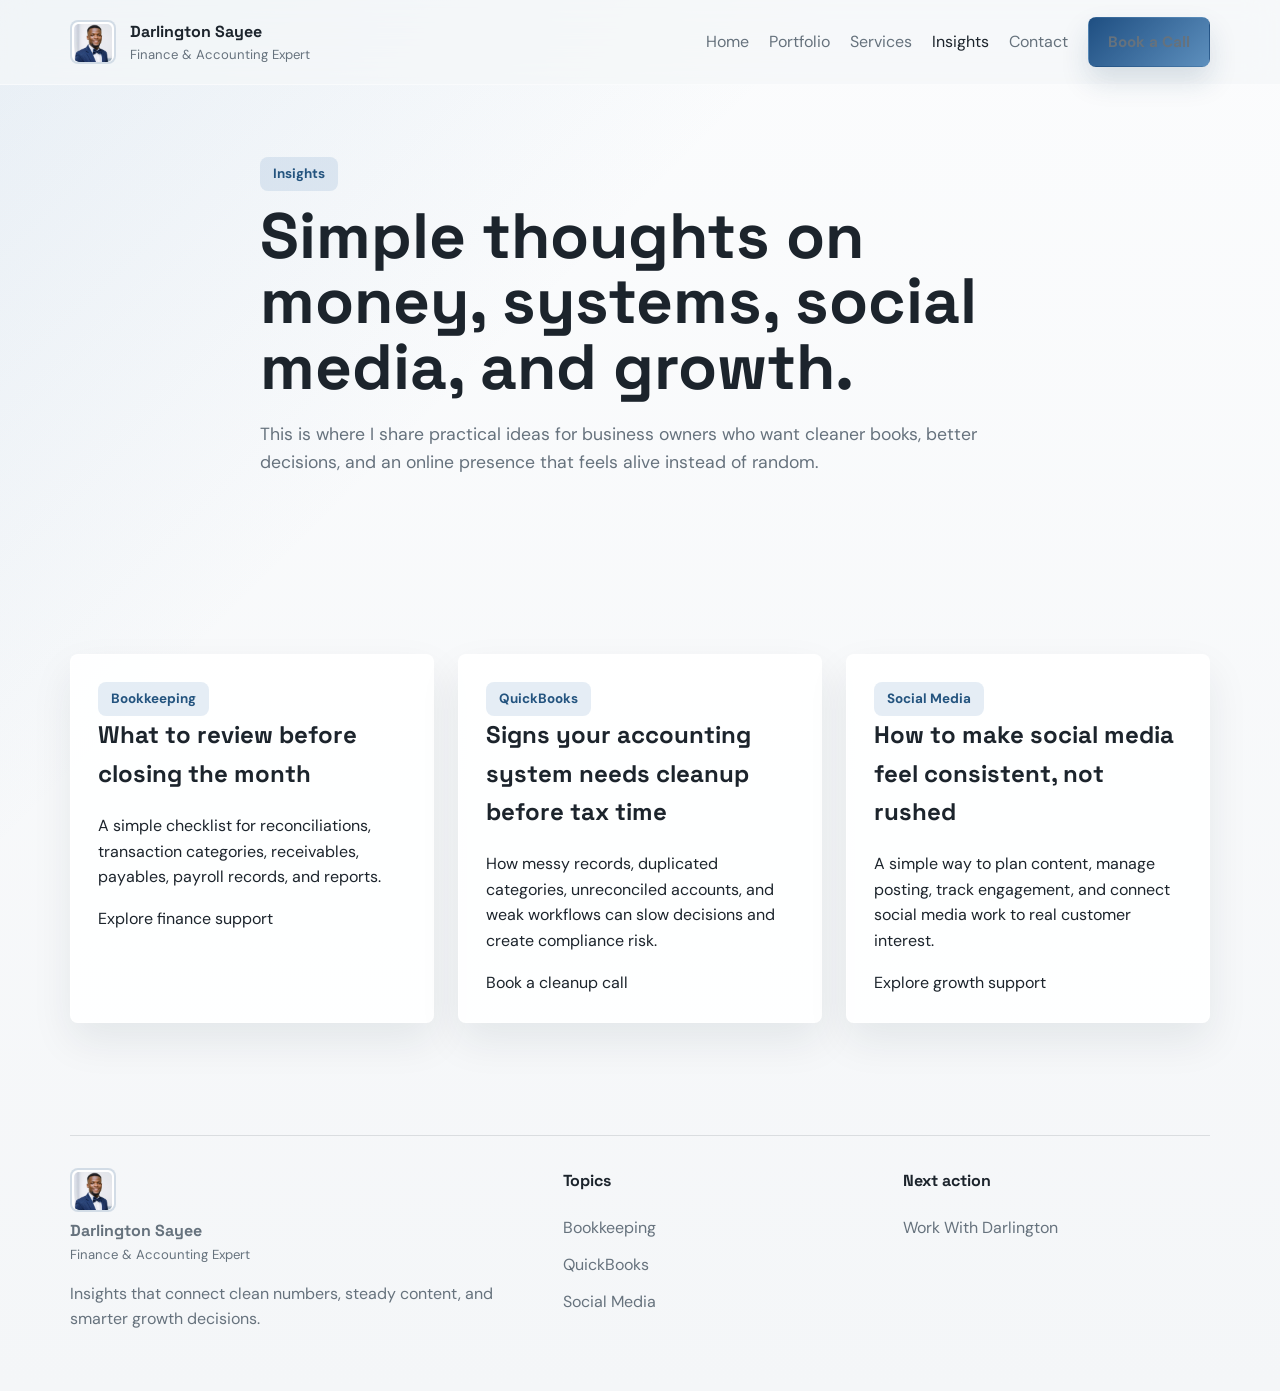
<file: blog.html>
<!DOCTYPE html>
<html lang="en">
<head>
  <meta charset="UTF-8">
  <meta name="viewport" content="width=device-width, initial-scale=1.0">
  <title>Insights | Darlington Sayee</title>
  <meta name="description" content="Finance, bookkeeping, QuickBooks, social media management, and digital marketing insights from Darlington Sayee.">
  <link rel="preconnect" href="https://fonts.googleapis.com">
  <link rel="preconnect" href="https://fonts.gstatic.com" crossorigin>
  <link href="https://fonts.googleapis.com/css2?family=DM+Sans:wght@400;500;700&family=Space+Grotesk:wght@500;700&display=swap" rel="stylesheet">
  <link rel="stylesheet" href="assets/styles.css?v=mobile-20260714-2">
</head>
<body>
  <div class="site-shell">
    <header class="site-header">
      <div class="container nav-wrap">
        <a class="brand" href="index.html" aria-label="Darlington home">
          <span class="brand-mark photo-mark"><img src="assets/media/darlington-headshot.jpg" alt="" aria-hidden="true"></span>
          <span><strong>Darlington Sayee</strong><small>Finance & Accounting Expert</small></span>
        </a>
        <button class="nav-toggle" type="button" aria-expanded="false" aria-label="Toggle navigation" data-nav-toggle>
          <span></span><span></span><span></span>
        </button>
        <nav class="site-nav" data-nav>
          <a href="index.html">Home</a>
          <a href="about.html">Portfolio</a>
          <a href="services.html">Services</a>
          <a class="active" href="blog.html">Insights</a>
          <a href="contact.html">Contact</a>
          <a class="button button-sm" href="contact.html#consultation">Book a Call</a>
        </nav>
      </div>
    </header>

    <main>
      <section class="page-hero section">
        <div class="container narrow fade-up">
          <span class="eyebrow">Insights</span>
          <h1>Simple thoughts on money, systems, social media, and growth.</h1>
          <p class="lead">This is where I share practical ideas for business owners who want cleaner books, better decisions, and an online presence that feels alive instead of random.</p>
        </div>
      </section>

      <section class="section">
        <div class="container card-grid three-up">
          <article class="post-card fade-up">
            <span class="post-meta">Bookkeeping</span>
            <h2>What to review before closing the month</h2>
            <p>A simple checklist for reconciliations, transaction categories, receivables, payables, payroll records, and reports.</p>
            <a href="services.html">Explore finance support</a>
          </article>
          <article class="post-card fade-up delay-1">
            <span class="post-meta">QuickBooks</span>
            <h2>Signs your accounting system needs cleanup before tax time</h2>
            <p>How messy records, duplicated categories, unreconciled accounts, and weak workflows can slow decisions and create compliance risk.</p>
            <a href="contact.html#consultation">Book a cleanup call</a>
          </article>
          <article class="post-card fade-up delay-2">
            <span class="post-meta">Social Media</span>
            <h2>How to make social media feel consistent, not rushed</h2>
            <p>A simple way to plan content, manage posting, track engagement, and connect social media work to real customer interest.</p>
            <a href="services.html">Explore growth support</a>
          </article>
        </div>
      </section>
    </main>

    <footer class="site-footer">
      <div class="container footer-grid">
        <div>
          <a class="brand brand-footer" href="index.html">
            <span class="brand-mark photo-mark"><img src="assets/media/darlington-headshot.jpg" alt="" aria-hidden="true"></span>
            <span><strong>Darlington Sayee</strong><small>Finance & Accounting Expert</small></span>
          </a>
          <p>Insights that connect clean numbers, steady content, and smarter growth decisions.</p>
        </div>
        <div>
          <h4>Topics</h4>
          <a href="blog.html">Bookkeeping</a>
          <a href="blog.html">QuickBooks</a>
          <a href="blog.html">Social Media</a>
        </div>
        <div>
          <h4>Next action</h4>
          <a href="contact.html">Work With Darlington</a>
        </div>
      </div>
    </footer>
  </div>
  <script src="assets/script.js"></script>
</body>
</html>
</file>
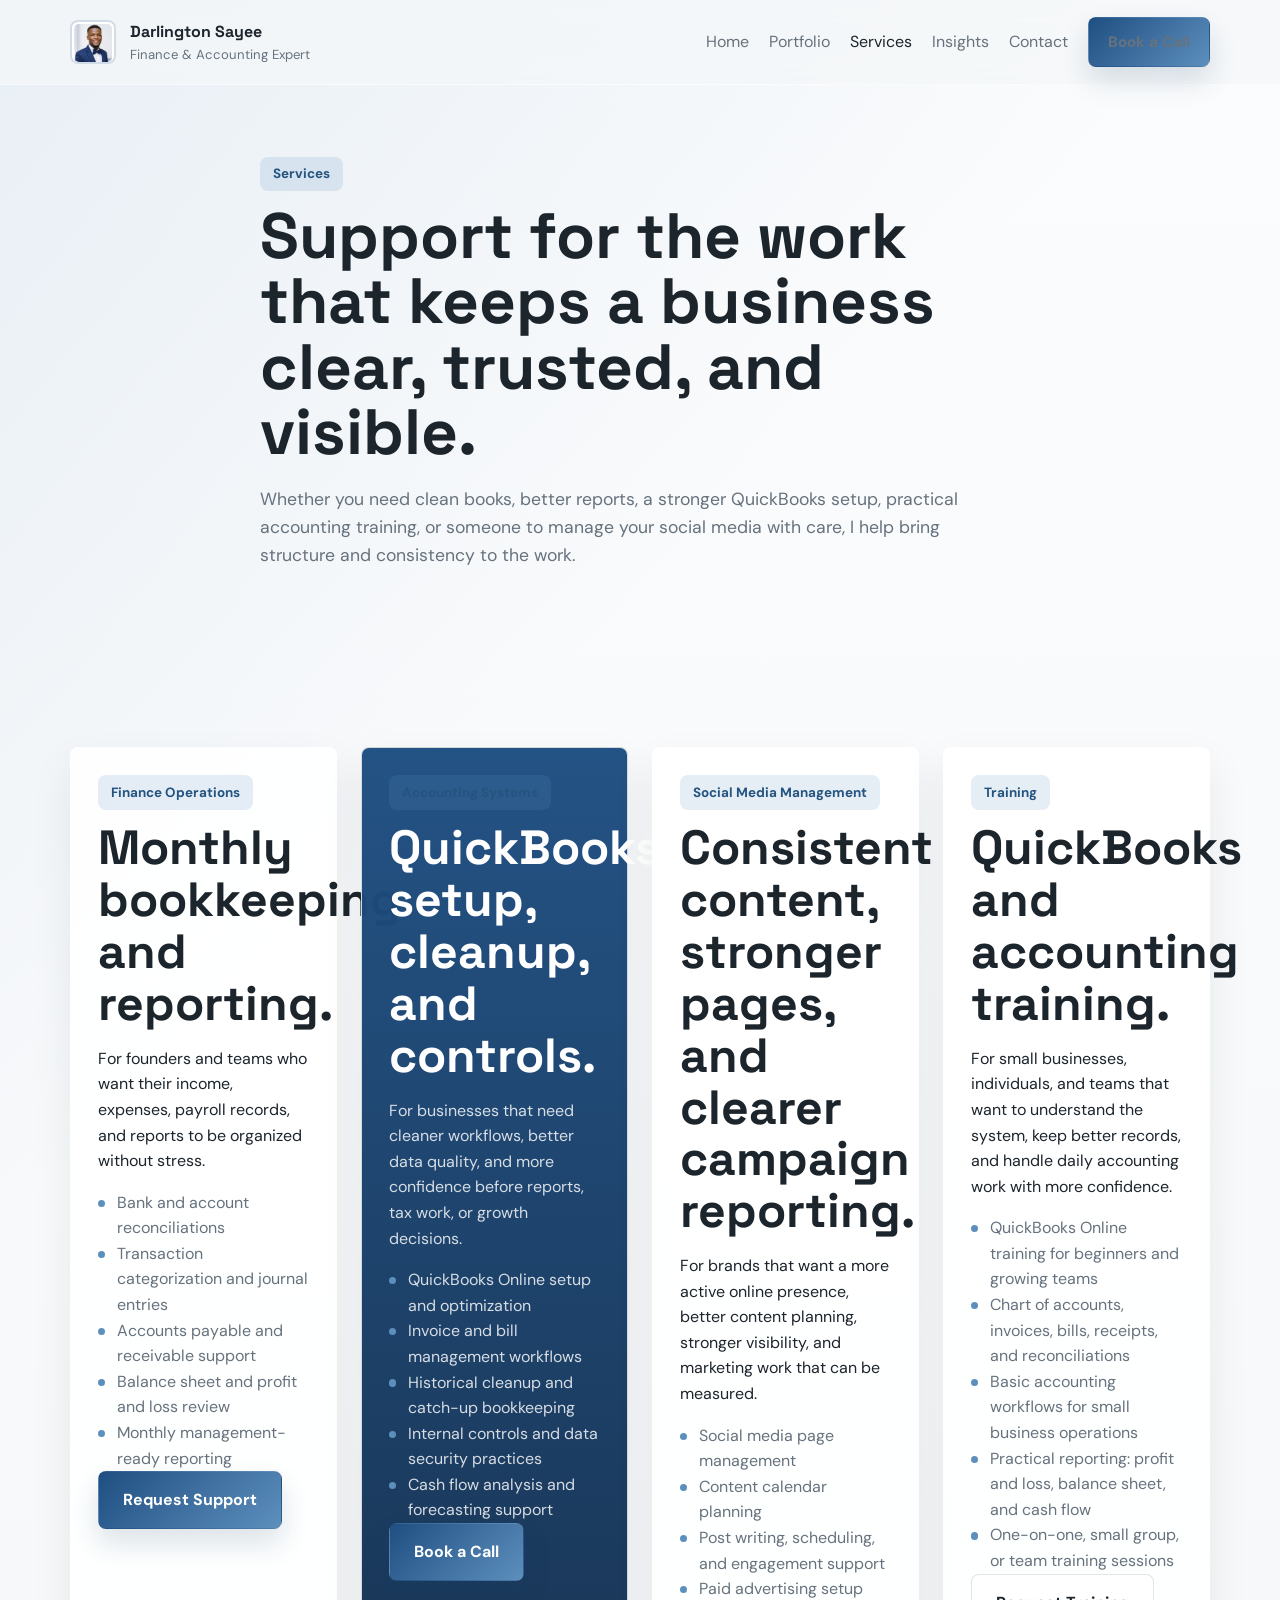
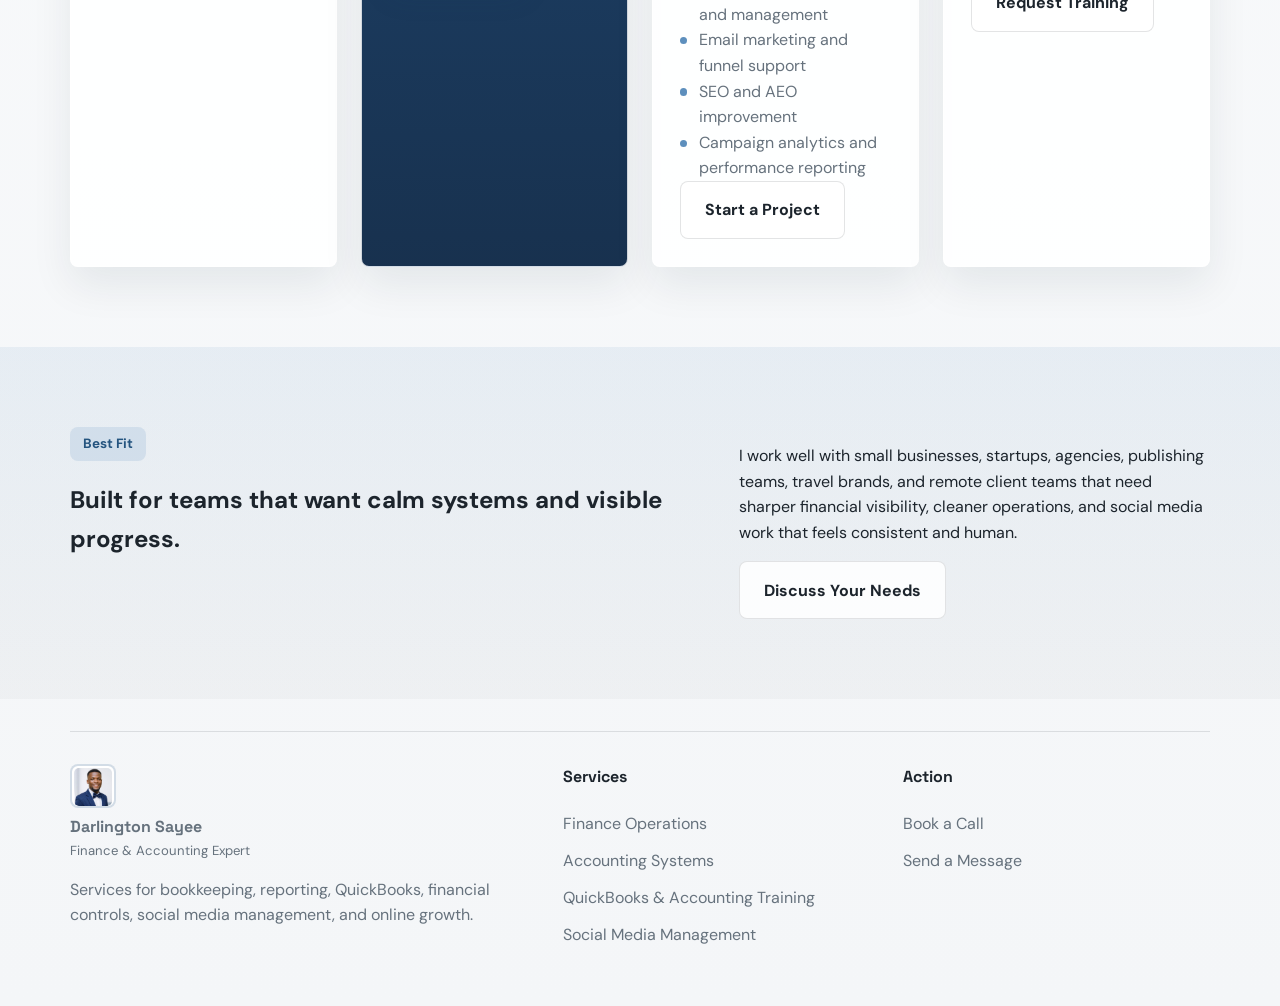
<file: services.html>
<!DOCTYPE html>
<html lang="en">
<head>
  <meta charset="UTF-8">
  <meta name="viewport" content="width=device-width, initial-scale=1.0">
  <title>Services | Darlington Sayee</title>
  <meta name="description" content="Finance, bookkeeping, QuickBooks, accounting training, reporting, social media management, and digital marketing services by Darlington Sayee.">
  <link rel="preconnect" href="https://fonts.googleapis.com">
  <link rel="preconnect" href="https://fonts.gstatic.com" crossorigin>
  <link href="https://fonts.googleapis.com/css2?family=DM+Sans:wght@400;500;700&family=Space+Grotesk:wght@500;700&display=swap" rel="stylesheet">
  <link rel="stylesheet" href="assets/styles.css?v=mobile-20260714-2">
</head>
<body>
  <div class="site-shell">
    <header class="site-header">
      <div class="container nav-wrap">
        <a class="brand" href="index.html" aria-label="Darlington home">
          <span class="brand-mark photo-mark"><img src="assets/media/darlington-headshot.jpg" alt="" aria-hidden="true"></span>
          <span><strong>Darlington Sayee</strong><small>Finance & Accounting Expert</small></span>
        </a>
        <button class="nav-toggle" type="button" aria-expanded="false" aria-label="Toggle navigation" data-nav-toggle>
          <span></span><span></span><span></span>
        </button>
        <nav class="site-nav" data-nav>
          <a href="index.html">Home</a>
          <a href="about.html">Portfolio</a>
          <a class="active" href="services.html">Services</a>
          <a href="blog.html">Insights</a>
          <a href="contact.html">Contact</a>
          <a class="button button-sm" href="contact.html#consultation">Book a Call</a>
        </nav>
      </div>
    </header>

    <main>
      <section class="page-hero section">
        <div class="container narrow fade-up">
          <span class="eyebrow">Services</span>
          <h1>Support for the work that keeps a business clear, trusted, and visible.</h1>
          <p class="lead">Whether you need clean books, better reports, a stronger QuickBooks setup, practical accounting training, or someone to manage your social media with care, I help bring structure and consistency to the work.</p>
        </div>
      </section>

      <section class="section">
        <div class="container pricing-grid">
          <article class="pricing-card fade-up">
            <span class="tag">Finance Operations</span>
            <h2>Monthly bookkeeping and reporting.</h2>
            <p>For founders and teams who want their income, expenses, payroll records, and reports to be organized without stress.</p>
            <ul class="detail-list">
              <li>Bank and account reconciliations</li>
              <li>Transaction categorization and journal entries</li>
              <li>Accounts payable and receivable support</li>
              <li>Balance sheet and profit and loss review</li>
              <li>Monthly management-ready reporting</li>
            </ul>
            <a class="button" href="contact.html#contact-form">Request Support</a>
          </article>

          <article class="pricing-card featured fade-up delay-1">
            <span class="tag">Accounting Systems</span>
            <h2>QuickBooks setup, cleanup, and controls.</h2>
            <p>For businesses that need cleaner workflows, better data quality, and more confidence before reports, tax work, or growth decisions.</p>
            <ul class="detail-list">
              <li>QuickBooks Online setup and optimization</li>
              <li>Invoice and bill management workflows</li>
              <li>Historical cleanup and catch-up bookkeeping</li>
              <li>Internal controls and data security practices</li>
              <li>Cash flow analysis and forecasting support</li>
            </ul>
            <a class="button" href="contact.html#consultation">Book a Call</a>
          </article>

          <article class="pricing-card fade-up delay-2">
            <span class="tag">Social Media Management</span>
            <h2>Consistent content, stronger pages, and clearer campaign reporting.</h2>
            <p>For brands that want a more active online presence, better content planning, stronger visibility, and marketing work that can be measured.</p>
            <ul class="detail-list">
              <li>Social media page management</li>
              <li>Content calendar planning</li>
              <li>Post writing, scheduling, and engagement support</li>
              <li>Paid advertising setup and management</li>
              <li>Email marketing and funnel support</li>
              <li>SEO and AEO improvement</li>
              <li>Campaign analytics and performance reporting</li>
            </ul>
            <a class="button button-secondary" href="contact.html#contact-form">Start a Project</a>
          </article>

          <article class="pricing-card fade-up">
            <span class="tag">Training</span>
            <h2>QuickBooks and accounting training.</h2>
            <p>For small businesses, individuals, and teams that want to understand the system, keep better records, and handle daily accounting work with more confidence.</p>
            <ul class="detail-list">
              <li>QuickBooks Online training for beginners and growing teams</li>
              <li>Chart of accounts, invoices, bills, receipts, and reconciliations</li>
              <li>Basic accounting workflows for small business operations</li>
              <li>Practical reporting: profit and loss, balance sheet, and cash flow</li>
              <li>One-on-one, small group, or team training sessions</li>
            </ul>
            <a class="button button-secondary" href="contact.html#contact-form">Request Training</a>
          </article>
        </div>
      </section>

      <section class="section accent-section">
        <div class="container two-column">
          <div class="fade-up">
            <span class="eyebrow">Best Fit</span>
            <h2>Built for teams that want calm systems and visible progress.</h2>
          </div>
          <div class="fade-up delay-1">
            <p>I work well with small businesses, startups, agencies, publishing teams, travel brands, and remote client teams that need sharper financial visibility, cleaner operations, and social media work that feels consistent and human.</p>
            <a class="button button-secondary" href="contact.html">Discuss Your Needs</a>
          </div>
        </div>
      </section>
    </main>

    <footer class="site-footer">
      <div class="container footer-grid">
        <div>
          <a class="brand brand-footer" href="index.html">
            <span class="brand-mark photo-mark"><img src="assets/media/darlington-headshot.jpg" alt="" aria-hidden="true"></span>
            <span><strong>Darlington Sayee</strong><small>Finance & Accounting Expert</small></span>
          </a>
          <p>Services for bookkeeping, reporting, QuickBooks, financial controls, social media management, and online growth.</p>
        </div>
        <div>
          <h4>Services</h4>
          <a href="services.html">Finance Operations</a>
          <a href="services.html">Accounting Systems</a>
          <a href="services.html">QuickBooks & Accounting Training</a>
          <a href="services.html">Social Media Management</a>
        </div>
        <div>
          <h4>Action</h4>
          <a href="contact.html#consultation">Book a Call</a>
          <a href="contact.html#contact-form">Send a Message</a>
        </div>
      </div>
    </footer>
  </div>
  <script src="assets/script.js"></script>
</body>
</html>
</file>
<file: assets/styles.css>
:root {
  --bg: #f4f6f8;
  --surface: rgba(255, 255, 255, 0.88);
  --surface-strong: #ffffff;
  --text: #1c242c;
  --muted: #66727d;
  --line: rgba(28, 36, 44, 0.12);
  --primary: #1f4f82;
  --primary-dark: #132d4b;
  --accent: #5d8fbd;
  --accent-soft: #e5eef7;
  --gold: #a98638;
  --coral: #9f665d;
  --shadow: 0 18px 42px rgba(15, 34, 53, 0.08);
  --radius: 8px;
  --container: 1140px;
}

*,
*::before,
*::after {
  box-sizing: border-box;
}

html {
  scroll-behavior: smooth;
}

body {
  margin: 0;
  font-family: "DM Sans", sans-serif;
  color: var(--text);
  background:
    linear-gradient(135deg, rgba(93, 143, 189, 0.12), transparent 32%),
    linear-gradient(180deg, #fbfcfd 0%, var(--bg) 100%);
  line-height: 1.6;
}

a {
  color: inherit;
  text-decoration: none;
}

main {
  overflow: hidden;
}

.container {
  width: min(calc(100% - 2rem), var(--container));
  margin: 0 auto;
}

.narrow {
  max-width: 760px;
}

.section {
  padding: 5rem 0;
}

.site-header {
  position: sticky;
  top: 0;
  z-index: 20;
  backdrop-filter: blur(16px);
  background: rgba(244, 247, 248, 0.72);
  border-bottom: 1px solid rgba(255, 255, 255, 0.45);
}

.nav-wrap {
  display: flex;
  align-items: center;
  justify-content: space-between;
  gap: 1.5rem;
  min-height: 84px;
}

.brand,
.brand-footer {
  display: inline-flex;
  gap: 0.875rem;
  align-items: center;
}

.brand strong,
.brand-footer strong {
  display: block;
  font-family: "Space Grotesk", sans-serif;
  font-size: 1rem;
}

.brand small,
.brand-footer small {
  display: block;
  color: var(--muted);
  font-size: 0.82rem;
}

.brand-mark {
  width: 46px;
  height: 44px;
  display: inline-grid;
  place-items: center;
  border-radius: var(--radius);
  background: linear-gradient(135deg, var(--primary), var(--accent));
  color: #fff;
  font-family: "Space Grotesk", sans-serif;
  font-weight: 700;
  font-size: 0.9rem;
  overflow: hidden;
  flex: 0 0 auto;
}

.photo-mark {
  background: var(--surface-strong);
  border: 2px solid rgba(31, 79, 130, 0.2);
  padding: 2px;
}

.photo-mark img {
  width: 100%;
  height: 100%;
  object-fit: cover;
  border-radius: calc(var(--radius) - 3px);
}

.site-nav {
  display: flex;
  align-items: center;
  gap: 1.25rem;
}

.site-nav a {
  color: var(--muted);
  transition: color 0.25s ease, transform 0.25s ease;
}

.site-nav a:hover,
.site-nav a.active {
  color: var(--text);
}

.button {
  display: inline-flex;
  align-items: center;
  justify-content: center;
  gap: 0.5rem;
  padding: 0.95rem 1.5rem;
  border-radius: var(--radius);
  border: 1px solid transparent;
  background: linear-gradient(135deg, var(--primary), var(--accent));
  color: #fff;
  font-weight: 700;
  box-shadow: 0 14px 28px rgba(18, 59, 93, 0.15);
  transition: transform 0.25s ease, box-shadow 0.25s ease;
}

.button:hover {
  transform: translateY(-2px);
  box-shadow: 0 20px 34px rgba(18, 59, 93, 0.18);
}

.button-secondary {
  background: rgba(255, 255, 255, 0.85);
  color: var(--text);
  border-color: var(--line);
  box-shadow: none;
}

.button-sm {
  padding: 0.72rem 1.2rem;
  font-size: 0.95rem;
}

.nav-toggle {
  display: none;
  width: 48px;
  height: 48px;
  border: 1px solid var(--line);
  border-radius: var(--radius);
  background: rgba(255, 255, 255, 0.7);
  padding: 0;
}

.nav-toggle span {
  display: block;
  width: 20px;
  height: 2px;
  margin: 5px auto;
  background: var(--text);
}

.hero,
.page-hero {
  padding-top: 4.5rem;
}

.hero-grid,
.two-column,
.split-panel,
.courses-highlight,
.contact-grid,
.about-hero-grid {
  display: grid;
  gap: 2rem;
}

.hero-grid {
  grid-template-columns: 1.15fr 0.85fr;
  align-items: center;
}

.about-hero-grid {
  grid-template-columns: 1.2fr 0.8fr;
  align-items: center;
}

.hero h1,
.page-hero h1 {
  font-family: "Space Grotesk", sans-serif;
  font-size: clamp(2.8rem, 6vw, 4.8rem);
  line-height: 1.02;
  margin: 0.8rem 0 1.25rem;
  letter-spacing: 0;
}

.page-hero h1 {
  font-size: clamp(2.5rem, 5vw, 4rem);
}

.lead {
  color: var(--muted);
  font-size: 1.1rem;
  max-width: 62ch;
}

.eyebrow,
.tag,
.post-meta,
.profile-badge {
  display: inline-flex;
  align-items: center;
  padding: 0.4rem 0.8rem;
  border-radius: var(--radius);
  background: rgba(93, 143, 189, 0.16);
  color: #24547f;
  font-weight: 700;
  font-size: 0.84rem;
}

.button-row,
.trust-points,
.category-chips {
  display: flex;
  flex-wrap: wrap;
  gap: 1rem;
}

.button-row {
  margin: 2rem 0;
}

.trust-points,
.detail-list {
  padding: 0;
  margin: 0;
  list-style: none;
}

.trust-points li,
.detail-list li {
  position: relative;
  padding-left: 1.2rem;
  color: var(--muted);
}

.trust-points li::before,
.detail-list li::before {
  content: "";
  position: absolute;
  left: 0;
  top: 0.62rem;
  width: 0.45rem;
  height: 0.45rem;
  border-radius: 50%;
  background: var(--accent);
}

.hero-card,
.profile-hero,
.split-panel,
.cta-panel,
.story-card,
.profile-panel,
.pricing-card,
.course-card,
.contact-panel,
.post-card,
.testimonial-card,
.info-card,
.experience-card,
.course-mini,
.contact-card {
  background: var(--surface);
  border: 1px solid rgba(255, 255, 255, 0.8);
  box-shadow: var(--shadow);
  border-radius: var(--radius);
}

.hero-card,
.profile-hero,
.story-card,
.profile-panel,
.pricing-card,
.course-card,
.contact-panel,
.post-card,
.testimonial-card,
.info-card,
.experience-card,
.course-mini,
.contact-card,
.split-panel,
.cta-panel {
  padding: 1.7rem;
}

.stat-grid {
  display: grid;
  grid-template-columns: repeat(2, 1fr);
  gap: 1rem;
}

.profile-hero {
  display: grid;
  grid-template-columns: 160px 1fr;
  gap: 1.25rem;
  align-items: center;
  background:
    linear-gradient(135deg, rgba(255, 255, 255, 0.92), rgba(220, 239, 235, 0.62)),
    var(--surface);
}

.profile-hero img,
.profile-photo {
  width: 100%;
  aspect-ratio: 1;
  object-fit: cover;
  border-radius: var(--radius);
  border: 1px solid var(--line);
}

.profile-hero h2 {
  font-family: "Space Grotesk", sans-serif;
  font-size: clamp(1.8rem, 3vw, 2.4rem);
  line-height: 1.05;
  margin: 0.8rem 0 0.65rem;
}

.profile-hero p,
.experience-card p {
  color: var(--muted);
  margin-bottom: 0;
}

.stat-card {
  background: rgba(255, 255, 255, 0.78);
  border-radius: var(--radius);
  padding: 1.25rem;
  min-height: 130px;
  border: 1px solid var(--line);
}

.stat-card-main {
  margin-bottom: 1rem;
  min-height: auto;
  background: linear-gradient(135deg, var(--primary-dark), var(--primary));
  color: #fff;
}

.split-panel {
  grid-template-columns: 0.9fr 1.1fr;
  align-items: center;
  background: linear-gradient(135deg, rgba(255,255,255,0.86), rgba(220,239,235,0.65));
}

.section-heading {
  margin-bottom: 2rem;
}

.section-heading h2,
.split-panel h2,
.story-card h2,
.cta-panel h2,
.pricing-card h2,
.contact-panel h2 {
  font-family: "Space Grotesk", sans-serif;
  font-size: clamp(2rem, 4vw, 3rem);
  line-height: 1.08;
  margin: 0.8rem 0 0;
}

.card-grid {
  display: grid;
  gap: 1.5rem;
}

.three-up {
  grid-template-columns: repeat(3, minmax(0, 1fr));
}

.service-grid {
  grid-template-columns: repeat(4, minmax(0, 1fr));
}

.icon-chip {
  width: 2.5rem;
  height: 2.5rem;
  display: grid;
  place-items: center;
  border-radius: var(--radius);
  background: var(--accent-soft);
  color: var(--primary);
  font-weight: 700;
  margin-bottom: 1rem;
}

.info-card h3,
.course-card h3,
.post-card h2,
.course-mini h3,
.contact-card h3,
.profile-panel h3 {
  font-family: "Space Grotesk", sans-serif;
  margin-top: 0;
}

.accent-section {
  background: linear-gradient(180deg, rgba(93, 143, 189, 0.1), rgba(28, 36, 44, 0.03));
}

.courses-highlight {
  grid-template-columns: 1fr 0.95fr;
  align-items: center;
}

.course-stack {
  display: grid;
  gap: 1.2rem;
}

.cta-panel {
  display: flex;
  justify-content: space-between;
  gap: 1.5rem;
  align-items: center;
}

.site-footer {
  padding: 2rem 0 3rem;
}

.footer-grid {
  display: grid;
  grid-template-columns: 1.2fr 0.8fr 0.8fr;
  gap: 2rem;
  padding-top: 2rem;
  border-top: 1px solid var(--line);
}

.footer-grid h4 {
  margin-top: 0;
  font-family: "Space Grotesk", sans-serif;
}

.footer-grid a,
.footer-grid p {
  display: block;
  color: var(--muted);
  margin-bottom: 0.7rem;
}

.two-column,
.contact-grid {
  grid-template-columns: 1.15fr 0.85fr;
  align-items: start;
}

.stat-strip {
  display: grid;
  grid-template-columns: repeat(4, minmax(0, 1fr));
  gap: 1rem;
}

.metric-strip {
  display: grid;
  grid-template-columns: repeat(4, minmax(0, 1fr));
  gap: 1rem;
}

.mini-stat,
.timeline-card,
.video-card,
.experience-card {
  background: var(--surface);
  border: 1px solid rgba(255, 255, 255, 0.8);
  box-shadow: var(--shadow);
  border-radius: var(--radius);
}

.mini-stat {
  padding: 1.4rem;
}

.mini-stat strong {
  display: block;
  font-family: "Space Grotesk", sans-serif;
  font-size: 1.6rem;
  margin-bottom: 0.4rem;
}

.mini-stat span {
  color: var(--muted);
}

.experience-grid {
  display: grid;
  grid-template-columns: repeat(3, minmax(0, 1fr));
  gap: 1.5rem;
}

.experience-card span {
  display: inline-block;
  color: var(--coral);
  font-weight: 700;
  margin-bottom: 0.7rem;
}

.experience-card h3 {
  font-family: "Space Grotesk", sans-serif;
  line-height: 1.2;
  margin: 0;
}

.tool-cloud {
  display: flex;
  flex-wrap: wrap;
  gap: 0.8rem;
}

.tool-cloud span {
  display: inline-flex;
  align-items: center;
  min-height: 44px;
  padding: 0.7rem 0.95rem;
  border: 1px solid var(--line);
  border-radius: var(--radius);
  background: rgba(255, 255, 255, 0.82);
  color: var(--text);
  font-weight: 700;
}

.timeline {
  display: grid;
  gap: 1.5rem;
}

.timeline-item {
  display: grid;
  grid-template-columns: 220px 1fr;
  gap: 1.25rem;
  align-items: start;
}

.timeline-meta {
  padding-top: 1rem;
}

.timeline-meta span,
.timeline-meta strong {
  display: block;
}

.timeline-meta span {
  color: var(--muted);
  font-weight: 700;
}

.timeline-meta strong {
  margin-top: 0.35rem;
  font-family: "Space Grotesk", sans-serif;
}

.timeline-card {
  padding: 1.6rem;
}

.timeline-card h3,
.video-card h3 {
  font-family: "Space Grotesk", sans-serif;
  margin-top: 0;
}

.video-grid {
  display: grid;
  grid-template-columns: repeat(3, minmax(0, 1fr));
  gap: 1.5rem;
}

.media-story-grid {
  display: grid;
  grid-template-columns: minmax(0, 1.05fr) minmax(320px, 0.95fr);
  gap: 1.5rem;
  align-items: start;
}

.media-feature,
.photo-card {
  background: var(--surface);
  border: 1px solid rgba(255, 255, 255, 0.8);
  box-shadow: var(--shadow);
  border-radius: var(--radius);
  overflow: hidden;
}

.media-feature video {
  width: 100%;
  height: clamp(260px, 34vw, 380px);
  display: block;
  object-fit: contain;
  background: #111820;
}

.media-feature > div {
  padding: 1.4rem;
}

.media-feature h3 {
  font-family: "Space Grotesk", sans-serif;
  margin: 0.75rem 0 0.45rem;
}

.media-feature p {
  color: var(--muted);
  margin: 0;
}

.life-grid {
  display: grid;
  gap: 1rem;
}

.life-grid-clean {
  grid-template-columns: 1fr;
}

.life-grid-clean .photo-card {
  display: grid;
  grid-template-columns: 180px minmax(0, 1fr);
  align-items: stretch;
}

.life-grid-clean .photo-card img {
  width: 100%;
  height: 100%;
  min-height: 190px;
}

.photo-card {
  margin: 0;
  background: rgba(255, 255, 255, 0.92);
}

.photo-card img {
  width: 100%;
  height: 230px;
  display: block;
  object-fit: contain;
  object-position: center;
  background: linear-gradient(135deg, #eef3f7, #f8fafc);
}

.photo-card-service img {
  object-position: center top;
}

.photo-card-headshot img {
  object-position: center 20%;
}

.photo-card-formal img {
  object-position: center 24%;
}

.photo-card-bba img {
  object-position: center 36%;
}

.photo-card-life img {
  object-position: center 34%;
}

.photo-card-sunset img {
  object-position: center 18%;
}

.photo-card figcaption {
  padding: 0.9rem 1rem 1rem;
}

.photo-card span {
  display: block;
  color: var(--primary);
  font-weight: 700;
  font-size: 0.82rem;
  margin-bottom: 0.35rem;
}

.photo-card strong {
  display: block;
  font-family: "Space Grotesk", sans-serif;
  line-height: 1.2;
}

.photo-card p {
  color: var(--muted);
  margin: 0.45rem 0 0;
  font-size: 0.95rem;
}

.photo-journal {
  display: grid;
  grid-template-columns: repeat(4, minmax(0, 1fr));
  gap: 1rem;
  margin-top: 1.5rem;
}

.photo-journal .photo-card img {
  object-fit: cover;
}

.video-card {
  padding: 1.2rem;
}

.video-placeholder {
  min-height: 220px;
  display: grid;
  place-items: center;
  text-align: center;
  padding: 1.5rem;
  border-radius: var(--radius);
  border: 1px dashed rgba(18, 59, 93, 0.22);
  background:
    linear-gradient(135deg, rgba(31, 79, 130, 0.06), rgba(93, 143, 189, 0.13)),
    rgba(255, 255, 255, 0.9);
  margin-bottom: 1rem;
}

.video-placeholder span {
  display: block;
  font-family: "Space Grotesk", sans-serif;
  font-size: 1.1rem;
  margin-bottom: 0.5rem;
}

.video-placeholder p {
  max-width: 28ch;
  color: var(--muted);
  margin: 0;
}

.pricing-grid {
  display: grid;
  grid-template-columns: repeat(4, minmax(0, 1fr));
  gap: 1.5rem;
}

.pricing-card.featured {
  background: linear-gradient(180deg, rgba(31, 79, 130, 0.98), rgba(19, 45, 75, 0.98));
  color: #fff;
  transform: translateY(-8px);
}

.pricing-card.featured .detail-list li,
.pricing-card.featured p {
  color: rgba(255, 255, 255, 0.82);
}

.course-footer {
  display: flex;
  align-items: center;
  justify-content: space-between;
  gap: 1rem;
  margin-top: 1.5rem;
}

.category-chips span {
  padding: 0.7rem 1rem;
  border-radius: var(--radius);
  background: rgba(255, 255, 255, 0.82);
  border: 1px solid var(--line);
  color: var(--muted);
}

.contact-form {
  display: grid;
  gap: 1rem;
}

.contact-form label {
  display: grid;
  gap: 0.45rem;
  font-weight: 500;
}

.contact-form input,
.contact-form select,
.contact-form textarea {
  width: 100%;
  border: 1px solid var(--line);
  border-radius: var(--radius);
  padding: 0.95rem 1rem;
  font: inherit;
  color: var(--text);
  background: rgba(255, 255, 255, 0.9);
}

.contact-form input:focus,
.contact-form select:focus,
.contact-form textarea:focus {
  outline: 2px solid rgba(93, 143, 189, 0.35);
  border-color: rgba(93, 143, 189, 0.55);
}

.form-feedback {
  min-height: 1.5rem;
  color: #24547f;
  font-weight: 500;
}

.contact-sidebar {
  display: grid;
  gap: 1rem;
}

.academy-page {
  background:
    radial-gradient(circle at top right, rgba(18, 59, 93, 0.08), transparent 28%),
    linear-gradient(180deg, #f8fbfc 0%, #eef4f6 100%);
}

.academy-hero {
  padding-top: 4.25rem;
}

.academy-hero-grid {
  display: grid;
  grid-template-columns: 1.18fr 0.82fr;
  gap: 1.5rem;
  align-items: stretch;
}

.academy-hero-panel,
.academy-section,
.sidebar-card,
.academy-card,
.studio-form,
.studio-note,
.ai-coach,
.practice-card {
  background: rgba(255, 255, 255, 0.86);
  border: 1px solid rgba(255, 255, 255, 0.8);
  box-shadow: var(--shadow);
  border-radius: var(--radius);
}

.academy-hero-panel,
.academy-section,
.sidebar-card,
.studio-form,
.studio-note,
.ai-coach,
.practice-card {
  padding: 1.6rem;
}

.academy-search {
  display: grid;
  grid-template-columns: 1fr auto;
  gap: 0.85rem;
  margin: 1.6rem 0 0.75rem;
}

.academy-search input,
.ai-form input,
.studio-form input,
.studio-form select,
.studio-form textarea {
  width: 100%;
  border: 1px solid var(--line);
  border-radius: var(--radius);
  padding: 0.95rem 1rem;
  font: inherit;
  color: var(--text);
  background: rgba(255, 255, 255, 0.92);
}

.academy-shell {
  display: grid;
  grid-template-columns: 290px 1fr;
  gap: 1.5rem;
  align-items: start;
}

.academy-sidebar {
  display: grid;
  gap: 1rem;
  position: sticky;
  top: 102px;
}

.category-list {
  display: grid;
  gap: 0.6rem;
  margin-top: 0.9rem;
}

.category-filter {
  text-align: left;
  border: 1px solid var(--line);
  background: rgba(255, 255, 255, 0.72);
  color: var(--text);
  border-radius: var(--radius);
  padding: 0.9rem 1rem;
  font: inherit;
  font-weight: 600;
  cursor: pointer;
  transition: transform 0.2s ease, border-color 0.2s ease, background 0.2s ease;
}

.category-filter:hover,
.category-filter.is-active {
  transform: translateY(-1px);
  border-color: rgba(18, 59, 93, 0.25);
  background: linear-gradient(135deg, rgba(31, 79, 130, 0.09), rgba(93, 143, 189, 0.13));
}

.path-mini + .path-mini {
  margin-top: 1rem;
}

.path-mini strong {
  display: block;
  font-family: "Space Grotesk", sans-serif;
  margin-bottom: 0.35rem;
}

.academy-main {
  display: grid;
  gap: 1.5rem;
}

.academy-section-head {
  display: flex;
  justify-content: space-between;
  gap: 1.5rem;
  align-items: end;
  margin-bottom: 1.4rem;
}

.academy-section-head h2 {
  font-family: "Space Grotesk", sans-serif;
  margin: 0.65rem 0 0;
  font-size: clamp(1.8rem, 4vw, 2.6rem);
  line-height: 1.08;
}

.academy-section-head p {
  max-width: 44ch;
  color: var(--muted);
  margin: 0;
}

.academy-topbar {
  display: flex;
  justify-content: space-between;
  gap: 1rem;
  align-items: center;
  margin-bottom: 1.25rem;
  flex-wrap: wrap;
}

.mini-pill-group {
  display: flex;
  flex-wrap: wrap;
  gap: 0.6rem;
}

.mini-pill {
  padding: 0.5rem 0.8rem;
  border-radius: var(--radius);
  background: rgba(18, 59, 93, 0.06);
  color: var(--muted);
  font-weight: 600;
  font-size: 0.9rem;
}

.academy-summary {
  color: var(--muted);
  font-weight: 600;
}

.academy-grid {
  display: grid;
  grid-template-columns: repeat(2, minmax(0, 1fr));
  gap: 1rem;
}

.academy-card {
  padding: 1.4rem;
  display: grid;
  gap: 0.9rem;
}

.academy-card-head {
  display: flex;
  justify-content: space-between;
  gap: 1rem;
  align-items: start;
}

.academy-card h3 {
  margin: 0;
  font-family: "Space Grotesk", sans-serif;
  font-size: 1.3rem;
}

.academy-card p {
  margin: 0;
  color: var(--muted);
}

.academy-meta {
  display: flex;
  flex-wrap: wrap;
  gap: 0.5rem;
}

.academy-meta span {
  font-size: 0.84rem;
  font-weight: 600;
  color: var(--muted);
  background: rgba(93, 143, 189, 0.13);
  border-radius: var(--radius);
  padding: 0.45rem 0.7rem;
}

.academy-price {
  font-family: "Space Grotesk", sans-serif;
  font-size: 1.3rem;
  white-space: nowrap;
}

.academy-lessons {
  padding: 0;
  margin: 0;
  list-style: none;
  display: grid;
  gap: 0.45rem;
}

.academy-lessons li {
  color: var(--muted);
  position: relative;
  padding-left: 1rem;
}

.academy-lessons li::before {
  content: "";
  position: absolute;
  left: 0;
  top: 0.7rem;
  width: 0.35rem;
  height: 0.35rem;
  border-radius: 50%;
  background: var(--primary);
}

.academy-card-actions {
  display: flex;
  flex-wrap: wrap;
  gap: 0.75rem;
  align-items: center;
}

.ghost-link {
  color: var(--primary);
  font-weight: 700;
}

.studio-layout {
  display: grid;
  grid-template-columns: 1.1fr 0.9fr;
  gap: 1rem;
}

.studio-form {
  display: grid;
  grid-template-columns: repeat(2, minmax(0, 1fr));
  gap: 1rem;
}

.studio-form label {
  display: grid;
  gap: 0.45rem;
  font-weight: 600;
}

.studio-form .field-wide {
  grid-column: 1 / -1;
}

.studio-preview {
  display: grid;
  gap: 1rem;
}

.studio-note h3,
.practice-card h3 {
  font-family: "Space Grotesk", sans-serif;
  margin-top: 0.65rem;
}

.ai-coach {
  display: grid;
  gap: 1rem;
}

.ai-suggestions {
  display: flex;
  flex-wrap: wrap;
  gap: 0.6rem;
}

.prompt-chip {
  border: 1px solid var(--line);
  background: rgba(255, 255, 255, 0.72);
  border-radius: var(--radius);
  padding: 0.75rem 1rem;
  font: inherit;
  color: var(--text);
  cursor: pointer;
}

.ai-chat-window {
  min-height: 180px;
  border-radius: var(--radius);
  border: 1px solid var(--line);
  background: linear-gradient(180deg, rgba(31, 79, 130, 0.05), rgba(93, 143, 189, 0.08));
  padding: 1.2rem;
  color: var(--text);
  white-space: pre-line;
}

.ai-form {
  display: grid;
  grid-template-columns: 1fr auto;
  gap: 0.75rem;
}

.practice-grid {
  display: grid;
  grid-template-columns: repeat(2, minmax(0, 1fr));
  gap: 1rem;
}

.quiz-options {
  display: grid;
  gap: 0.65rem;
}

.quiz-options button {
  border: 1px solid var(--line);
  background: rgba(255, 255, 255, 0.84);
  border-radius: var(--radius);
  padding: 0.95rem 1rem;
  text-align: left;
  font: inherit;
  cursor: pointer;
}

.quiz-options button.is-correct {
  border-color: rgba(44, 90, 76, 0.35);
  background: rgba(93, 143, 189, 0.18);
}

.quiz-options button.is-wrong {
  border-color: rgba(146, 61, 61, 0.25);
  background: rgba(201, 123, 123, 0.13);
}

.quiz-feedback,
.scenario-answer {
  color: var(--muted);
  margin-top: 1rem;
}

.academy-metric + .academy-metric {
  margin-top: 1rem;
  padding-top: 1rem;
  border-top: 1px solid var(--line);
}

.academy-metric strong {
  display: block;
  font-family: "Space Grotesk", sans-serif;
  font-size: 1.25rem;
  margin-bottom: 0.3rem;
}

.fade-up {
  opacity: 0;
  transform: translateY(24px);
  animation: fadeUp 0.8s ease forwards;
}

.delay-1 {
  animation-delay: 0.12s;
}

.delay-2 {
  animation-delay: 0.24s;
}

@keyframes fadeUp {
  to {
    opacity: 1;
    transform: translateY(0);
  }
}

@media (max-width: 980px) {
  .hero-grid,
  .two-column,
  .contact-grid,
  .about-hero-grid,
  .academy-hero-grid,
  .academy-shell,
  .academy-grid,
  .studio-layout,
  .practice-grid,
  .courses-highlight,
  .pricing-grid,
  .three-up,
  .service-grid,
  .footer-grid,
  .split-panel,
  .video-grid,
  .media-story-grid,
  .metric-strip,
  .experience-grid,
  .stat-strip {
    grid-template-columns: 1fr;
  }

  .photo-journal {
    grid-template-columns: repeat(2, minmax(0, 1fr));
  }

  .timeline-item {
    grid-template-columns: 1fr;
  }

  .academy-sidebar {
    position: static;
  }

  .studio-form {
    grid-template-columns: 1fr;
  }

  .cta-panel {
    flex-direction: column;
    align-items: flex-start;
  }

  .pricing-card.featured {
    transform: none;
  }
}

@media (max-width: 760px) {
  .section {
    padding: 2.75rem 0;
  }

  .container {
    width: min(calc(100% - 1.5rem), var(--container));
  }

  .nav-toggle {
    display: inline-block;
  }

  .site-nav {
    position: absolute;
    top: calc(100% + 0.75rem);
    right: 1rem;
    left: 1rem;
    display: none;
    flex-direction: column;
    align-items: stretch;
    padding: 1rem;
    background: rgba(255, 255, 255, 0.96);
    border: 1px solid var(--line);
    border-radius: var(--radius);
    box-shadow: var(--shadow);
  }

  .site-nav.is-open {
    display: flex;
  }

  .site-nav a {
    padding: 0.75rem 0;
    text-align: center;
  }

  .hero h1,
  .page-hero h1 {
    font-size: clamp(2.2rem, 8vw, 3.2rem);
    line-height: 1.1;
  }

  .hero,
  .page-hero {
    padding-top: 2.25rem;
  }

  .lead {
    font-size: 1rem;
  }

  .hero-card,
  .profile-hero,
  .story-card,
  .profile-panel,
  .pricing-card,
  .course-card,
  .contact-panel,
  .post-card,
  .testimonial-card,
  .info-card,
  .experience-card,
  .course-mini,
  .contact-card,
  .split-panel,
  .cta-panel {
    padding: 1.25rem;
  }

  .button {
    padding: 1rem 1.25rem;
    font-size: 0.95rem;
  }

  .button-row {
    flex-direction: column;
    align-items: stretch;
    margin: 1.35rem 0;
  }

  .trust-points {
    display: grid;
    grid-template-columns: 1fr;
    gap: 0.6rem;
  }

  .trust-points li {
    background: rgba(255, 255, 255, 0.68);
    border: 1px solid var(--line);
    border-radius: var(--radius);
    padding: 0.7rem 0.8rem 0.7rem 1.9rem;
    font-size: 0.95rem;
  }

  .trust-points li::before {
    left: 0.8rem;
  }

  .contact-form {
    gap: 1.25rem;
  }

  .contact-form input,
  .contact-form select,
  .contact-form textarea {
    padding: 1rem;
    font-size: 16px; /* Prevents zoom on iOS */
  }

  .stat-grid {
    grid-template-columns: 1fr;
    gap: 1rem;
  }

  .metric-strip,
  .stat-strip {
    grid-template-columns: repeat(2, minmax(0, 1fr));
  }

  .profile-hero {
    grid-template-columns: 96px 1fr;
    align-items: center;
    gap: 1rem;
  }

  .profile-hero img,
  .profile-photo {
    max-width: 160px;
  }

  .profile-hero h2 {
    font-size: 1.45rem;
  }

  .profile-hero p {
    font-size: 0.95rem;
  }

  .media-feature video,
  .photo-card img {
    height: 210px;
  }

  .life-grid-clean .photo-card {
    grid-template-columns: 118px minmax(0, 1fr);
  }

  .life-grid-clean .photo-card img {
    height: 100%;
    min-height: 158px;
  }

  .photo-card figcaption {
    padding: 0.8rem;
  }

  .photo-card p {
    font-size: 0.9rem;
  }

  .photo-journal {
    gap: 0.75rem;
  }

  .photo-journal .photo-card img {
    height: 170px;
  }

  .photo-journal .photo-card figcaption {
    min-height: 76px;
  }

  .academy-search,
  .ai-form {
    grid-template-columns: 1fr;
  }

  .academy-section-head {
    flex-direction: column;
    align-items: start;
  }

  .mini-stat {
    padding: 1.2rem;
  }

  .metric-strip,
  .stat-strip {
    gap: 0.75rem;
  }

  .timeline-card,
  .video-card {
    padding: 1.25rem;
  }

  .video-placeholder {
    min-height: 180px;
    padding: 1.25rem;
  }
}

/* Extra small screens (Android phones in portrait) */
@media (max-width: 480px) {
  .container {
    width: min(calc(100% - 0.9rem), var(--container));
  }

  .section {
    padding: 2.35rem 0;
  }

  .nav-wrap {
    min-height: 70px;
    gap: 1rem;
  }

  .brand strong {
    font-size: 0.9rem;
  }

  .brand small {
    font-size: 0.75rem;
  }

  .brand-mark {
    width: 38px;
    height: 38px;
    font-size: 0.9rem;
  }

  .brand small {
    max-width: 170px;
  }

  .hero h1,
  .page-hero h1 {
    font-size: clamp(1.62rem, 6.6vw, 2.2rem);
    margin: 0.5rem 0 1rem;
  }

  .lead {
    font-size: 0.96rem;
    line-height: 1.55;
  }

  .section-heading h2,
  .split-panel h2,
  .story-card h2,
  .cta-panel h2,
  .pricing-card h2,
  .contact-panel h2 {
    font-size: clamp(1.6rem, 6vw, 2.2rem);
  }

  .hero-card,
  .profile-hero,
  .story-card,
  .profile-panel,
  .pricing-card,
  .course-card,
  .contact-panel,
  .post-card,
  .testimonial-card,
  .info-card,
  .experience-card,
  .course-mini,
  .contact-card,
  .split-panel,
  .cta-panel {
    padding: 1rem;
  }

  .button {
    padding: 0.82rem 1rem;
    font-size: 0.9rem;
  }

  .hero-grid,
  .about-hero-grid {
    gap: 1.25rem;
  }

  .profile-hero {
    grid-template-columns: 82px 1fr;
    gap: 0.85rem;
  }

  .profile-hero img,
  .profile-photo {
    max-width: 120px;
  }

  .profile-hero .profile-badge {
    display: none;
  }

  .profile-hero h2 {
    font-size: 1.2rem;
    margin: 0 0 0.4rem;
  }

  .profile-hero p {
    font-size: 0.88rem;
    line-height: 1.45;
  }

  .trust-points li {
    font-size: 0.88rem;
    line-height: 1.45;
    padding: 0.62rem 0.7rem 0.62rem 1.65rem;
  }

  .trust-points li::before {
    left: 0.65rem;
    top: 1rem;
  }

  .eyebrow,
  .tag,
  .post-meta,
  .profile-badge {
    font-size: 0.8rem;
    padding: 0.35rem 0.7rem;
  }

  .contact-form input,
  .contact-form select,
  .contact-form textarea {
    padding: 0.9rem;
    border-radius: 12px;
  }

  .contact-sidebar {
    gap: 0.75rem;
  }

  .footer-grid {
    gap: 1.5rem;
    text-align: center;
  }

  .mini-stat {
    padding: 0.85rem;
  }

  .mini-stat strong {
    font-size: 1.08rem;
  }

  .mini-stat span {
    font-size: 0.8rem;
    line-height: 1.35;
  }

  .media-story-grid {
    gap: 1rem;
  }

  .media-feature,
  .photo-card {
    box-shadow: 0 10px 24px rgba(15, 34, 53, 0.07);
  }

  .video-placeholder {
    min-height: 150px;
    padding: 1rem;
  }

  .media-feature video {
    height: 190px;
  }

  .media-feature > div {
    padding: 1rem;
  }

  .media-feature h3 {
    font-size: 1.15rem;
  }

  .life-grid-clean .photo-card {
    grid-template-columns: 104px minmax(0, 1fr);
  }

  .life-grid-clean .photo-card img {
    min-height: 150px;
  }

  .photo-card span {
    font-size: 0.76rem;
  }

  .photo-card strong {
    font-size: 0.95rem;
  }

  .photo-card p {
    font-size: 0.84rem;
    line-height: 1.45;
  }

  .photo-journal {
    grid-template-columns: repeat(2, minmax(0, 1fr));
  }

  .photo-journal .photo-card img {
    height: 145px;
  }

  .photo-journal .photo-card figcaption {
    min-height: 72px;
    padding: 0.7rem;
  }

  .trust-points,
  .button-row {
    gap: 0.75rem;
  }
}

/* Final mobile override: keeps phone layout compact without changing desktop. */
@media (max-width: 520px) {
  body {
    overflow-x: hidden;
  }

  .site-header {
    background: rgba(248, 251, 253, 0.96);
  }

  .hero,
  .page-hero {
    padding-top: 1.6rem;
  }

  .hero-grid,
  .about-hero-grid,
  .card-grid,
  .experience-grid,
  .pricing-grid,
  .contact-grid,
  .media-story-grid,
  .photo-journal {
    gap: 0.85rem;
  }

  .hero h1,
  .page-hero h1 {
    font-size: clamp(1.58rem, 6.2vw, 2.05rem);
    line-height: 1.08;
  }

  .button-row {
    margin: 1rem 0;
  }

  .profile-hero {
    grid-template-columns: 76px 1fr;
    min-height: 0;
  }

  .profile-hero img {
    width: 76px;
    height: 76px;
  }

  .profile-hero p {
    display: -webkit-box;
    -webkit-line-clamp: 4;
    -webkit-box-orient: vertical;
    overflow: hidden;
  }

  .metric-strip,
  .stat-strip {
    grid-template-columns: repeat(2, minmax(0, 1fr));
    gap: 0.65rem;
  }

  .mini-stat {
    min-height: 112px;
  }

  .media-feature video {
    height: 180px;
  }

  .life-grid-clean .photo-card {
    grid-template-columns: 96px minmax(0, 1fr);
  }

  .life-grid-clean .photo-card img {
    min-height: 140px;
  }

  .photo-journal {
    grid-template-columns: repeat(2, minmax(0, 1fr));
  }

  .photo-journal .photo-card img {
    height: 132px;
  }

  .photo-journal .photo-card figcaption {
    min-height: 64px;
  }
}

/* Touch improvements for mobile */
@media (hover: none) and (pointer: coarse) {
  .button,
  .site-nav a,
  .contact-form input,
  .contact-form select,
  .contact-form textarea {
    min-height: 44px; /* Apple's recommended touch target */
  }

  .nav-toggle {
    min-height: 44px;
    min-width: 44px;
  }
}

.finance-page-hero {
  padding-bottom: 2rem;
}

.finance-page-hero-grid,
.finance-grid-two,
.finance-insight-grid,
.finance-analytics-grid {
  display: grid;
  gap: 1.5rem;
}

.finance-page-hero-grid {
  grid-template-columns: 1.05fr 0.95fr;
  align-items: center;
}

.finance-hero-board,
.finance-app-card,
.finance-form-panel,
.finance-metric-card,
.finance-budget-card,
.finance-transaction-item,
.finance-goal-card,
.finance-insight-card,
.finance-chart-card {
  background: rgba(255, 255, 255, 0.92);
  border: 1px solid rgba(255, 255, 255, 0.85);
  border-radius: var(--radius);
  box-shadow: var(--shadow);
}

.finance-hero-board,
.finance-app-card,
.finance-chart-card {
  padding: 1.7rem;
}

.finance-hero-board {
  position: relative;
  overflow: hidden;
  background:
    radial-gradient(circle at top right, rgba(93, 143, 189, 0.24), transparent 38%),
    linear-gradient(160deg, rgba(18, 59, 93, 0.96), rgba(29, 83, 125, 0.92));
  color: #fff;
}

.finance-hero-board::after {
  content: "";
  position: absolute;
  inset: auto -40px -60px auto;
  width: 200px;
  height: 200px;
  border-radius: 50%;
  background: rgba(255, 255, 255, 0.08);
  filter: blur(8px);
}

.finance-hero-stat-grid,
.finance-metric-grid,
.finance-budget-list,
.finance-goal-list {
  display: grid;
  gap: 1rem;
}

.finance-hero-stat-grid,
.finance-metric-grid {
  grid-template-columns: repeat(2, minmax(0, 1fr));
}

.finance-hero-stat span,
.finance-metric-card span,
.finance-insight-card span,
.finance-chart-head span,
.finance-transaction-meta,
.finance-goal-meta,
.finance-budget-meta,
.finance-inline-feedback,
.finance-empty-state,
.finance-form-head p,
.finance-section-head p {
  color: var(--muted);
}

.finance-hero-board .finance-hero-stat span,
.finance-hero-board .finance-hero-stat p {
  color: rgba(255, 255, 255, 0.78);
}

.finance-hero-stat strong,
.finance-metric-card strong,
.finance-insight-card strong {
  display: block;
  margin: 0.4rem 0 0.55rem;
  font-family: "Space Grotesk", sans-serif;
  font-size: clamp(1.6rem, 4vw, 2.4rem);
  line-height: 1.05;
}

.finance-hero-stat p,
.finance-metric-card small,
.finance-insight-card p,
.finance-budget-card p,
.finance-goal-card p {
  margin: 0;
}

.finance-app-shell {
  display: grid;
  grid-template-columns: 330px minmax(0, 1fr);
  gap: 1.5rem;
  align-items: start;
}

.finance-app-sidebar,
.finance-app-main,
.finance-action-stack,
.finance-transaction-list,
.finance-insight-list {
  display: grid;
  gap: 1rem;
}

.finance-app-sidebar {
  position: sticky;
  top: 108px;
}

.finance-sidebar-card h2,
.finance-section-head h2,
.finance-chart-head h3,
.finance-form-head h3 {
  margin: 0.6rem 0 0.45rem;
  font-family: "Space Grotesk", sans-serif;
}

.finance-form-grid {
  display: grid;
  grid-template-columns: repeat(2, minmax(0, 1fr));
  gap: 1rem;
}

.finance-form-panel {
  padding: 1.2rem;
  display: grid;
  gap: 0.95rem;
  border: 1px solid var(--line);
}

.finance-form-panel label,
.finance-goal-topup label {
  display: grid;
  gap: 0.45rem;
  font-weight: 600;
  color: var(--text);
}

.finance-form-panel input,
.finance-form-panel select,
.finance-goal-topup input {
  width: 100%;
  padding: 0.95rem 1rem;
  border-radius: var(--radius);
  border: 1px solid var(--line);
  background: rgba(255, 255, 255, 0.95);
  font: inherit;
  color: var(--text);
}

.finance-form-panel input:focus,
.finance-form-panel select:focus,
.finance-goal-topup input:focus {
  outline: 2px solid rgba(18, 59, 93, 0.14);
  border-color: rgba(18, 59, 93, 0.35);
}

.finance-section-head,
.finance-budget-head,
.finance-transaction-row,
.finance-goal-row,
.finance-chart-head {
  display: flex;
  justify-content: space-between;
  gap: 1rem;
}

.finance-section-head,
.finance-chart-head {
  align-items: end;
  margin-bottom: 1.35rem;
}

.finance-section-head p {
  max-width: 32ch;
  margin: 0;
}

.finance-budget-list,
.finance-goal-list,
.finance-spending-chart,
.finance-insight-list {
  list-style: none;
  padding: 0;
  margin: 0;
}

.finance-budget-card,
.finance-goal-card,
.finance-transaction-item,
.finance-insight-card,
.finance-metric-card {
  padding: 1.1rem 1.15rem;
  border: 1px solid var(--line);
}

.finance-budget-meta,
.finance-transaction-meta,
.finance-goal-meta {
  display: flex;
  flex-wrap: wrap;
  gap: 0.75rem;
  font-size: 0.92rem;
}

.finance-progress-track {
  width: 100%;
  height: 12px;
  border-radius: var(--radius);
  background: rgba(18, 59, 93, 0.08);
  overflow: hidden;
}

.finance-progress-fill {
  height: 100%;
  border-radius: inherit;
  background: linear-gradient(90deg, var(--accent), #7ca7ce);
}

.finance-progress-fill.is-warning {
  background: linear-gradient(90deg, #f0be62, #e89d36);
}

.finance-progress-fill.is-danger {
  background: linear-gradient(90deg, #e88d79, #d15d49);
}

.finance-budget-topline,
.finance-goal-topline {
  display: flex;
  align-items: baseline;
  justify-content: space-between;
  gap: 1rem;
}

.finance-budget-card strong,
.finance-goal-card strong,
.finance-transaction-main strong {
  font-family: "Space Grotesk", sans-serif;
}

.finance-budget-pill {
  display: inline-flex;
  align-items: center;
  justify-content: center;
  padding: 0.45rem 0.8rem;
  border-radius: var(--radius);
  background: rgba(93, 143, 189, 0.15);
  color: #24547f;
  font-size: 0.85rem;
  font-weight: 700;
}

.finance-budget-pill.is-warning {
  background: rgba(240, 190, 98, 0.18);
  color: #966621;
}

.finance-budget-pill.is-danger {
  background: rgba(232, 141, 121, 0.18);
  color: #9f3f2c;
}

.finance-grid-two,
.finance-insight-grid,
.finance-analytics-grid {
  grid-template-columns: repeat(2, minmax(0, 1fr));
}

.finance-insight-card strong {
  font-size: 1.65rem;
}

.finance-spending-chart {
  display: grid;
  gap: 0.85rem;
}

.finance-chart-row {
  display: grid;
  gap: 0.4rem;
}

.finance-chart-label {
  display: flex;
  justify-content: space-between;
  gap: 1rem;
  font-size: 0.95rem;
}

.finance-chart-bar {
  width: 100%;
  height: 14px;
  border-radius: var(--radius);
  background: rgba(18, 59, 93, 0.08);
  overflow: hidden;
}

.finance-chart-bar span {
  display: block;
  height: 100%;
  border-radius: inherit;
  background: linear-gradient(90deg, var(--primary), #5d8fbd);
}

.finance-insight-list {
  display: grid;
  gap: 0.75rem;
}

.finance-insight-list li {
  position: relative;
  padding-left: 1.2rem;
}

.finance-insight-list li::before {
  content: "";
  position: absolute;
  left: 0;
  top: 0.62rem;
  width: 0.45rem;
  height: 0.45rem;
  border-radius: 50%;
  background: var(--accent);
}

.finance-transaction-row,
.finance-goal-row {
  align-items: start;
}

.finance-transaction-main,
.finance-goal-main {
  display: grid;
  gap: 0.25rem;
}

.finance-transaction-amount {
  font-weight: 700;
}

.finance-transaction-amount.is-income {
  color: #24547f;
}

.finance-transaction-amount.is-expense {
  color: #b1503d;
}

.finance-icon-button {
  align-self: start;
  border: 1px solid var(--line);
  background: rgba(255, 255, 255, 0.82);
  color: var(--muted);
  border-radius: var(--radius);
  padding: 0.45rem 0.8rem;
  font: inherit;
  cursor: pointer;
  transition: border-color 0.2s ease, color 0.2s ease, transform 0.2s ease;
}

.finance-icon-button:hover {
  transform: translateY(-1px);
  border-color: rgba(18, 59, 93, 0.28);
  color: var(--text);
}

.finance-goal-topup {
  display: grid;
  grid-template-columns: minmax(0, 1fr) auto;
  gap: 0.75rem;
  margin-top: 1rem;
}

.finance-inline-feedback,
.finance-empty-state {
  font-size: 0.95rem;
}

.finance-empty-state {
  padding: 1rem 1.1rem;
  border: 1px dashed rgba(18, 59, 93, 0.18);
  border-radius: 18px;
  background: rgba(18, 59, 93, 0.02);
}

@media (max-width: 1100px) {
  .finance-page-hero-grid,
  .finance-app-shell,
  .finance-grid-two,
  .finance-insight-grid,
  .finance-analytics-grid {
    grid-template-columns: 1fr;
  }

  .finance-app-sidebar {
    position: static;
  }
}

@media (max-width: 760px) {
  .finance-hero-board,
  .finance-app-card,
  .finance-chart-card {
    padding: 1.25rem;
  }

  .finance-hero-stat-grid,
  .finance-metric-grid,
  .finance-form-grid {
    grid-template-columns: 1fr;
  }

  .finance-section-head,
  .finance-chart-head,
  .finance-budget-head,
  .finance-goal-row,
  .finance-transaction-row {
    flex-direction: column;
    align-items: start;
  }

  .finance-goal-topup {
    grid-template-columns: 1fr;
  }

  .finance-action-stack .button,
  .finance-form-panel .button {
    width: 100%;
  }
}

@media (max-width: 480px) {
  .finance-form-panel {
    padding: 1rem;
  }

  .finance-budget-card,
  .finance-goal-card,
  .finance-transaction-item,
  .finance-insight-card,
  .finance-metric-card {
    padding: 1rem;
  }

  .finance-hero-stat strong,
  .finance-metric-card strong {
    font-size: 1.5rem;
  }
}
</file>
